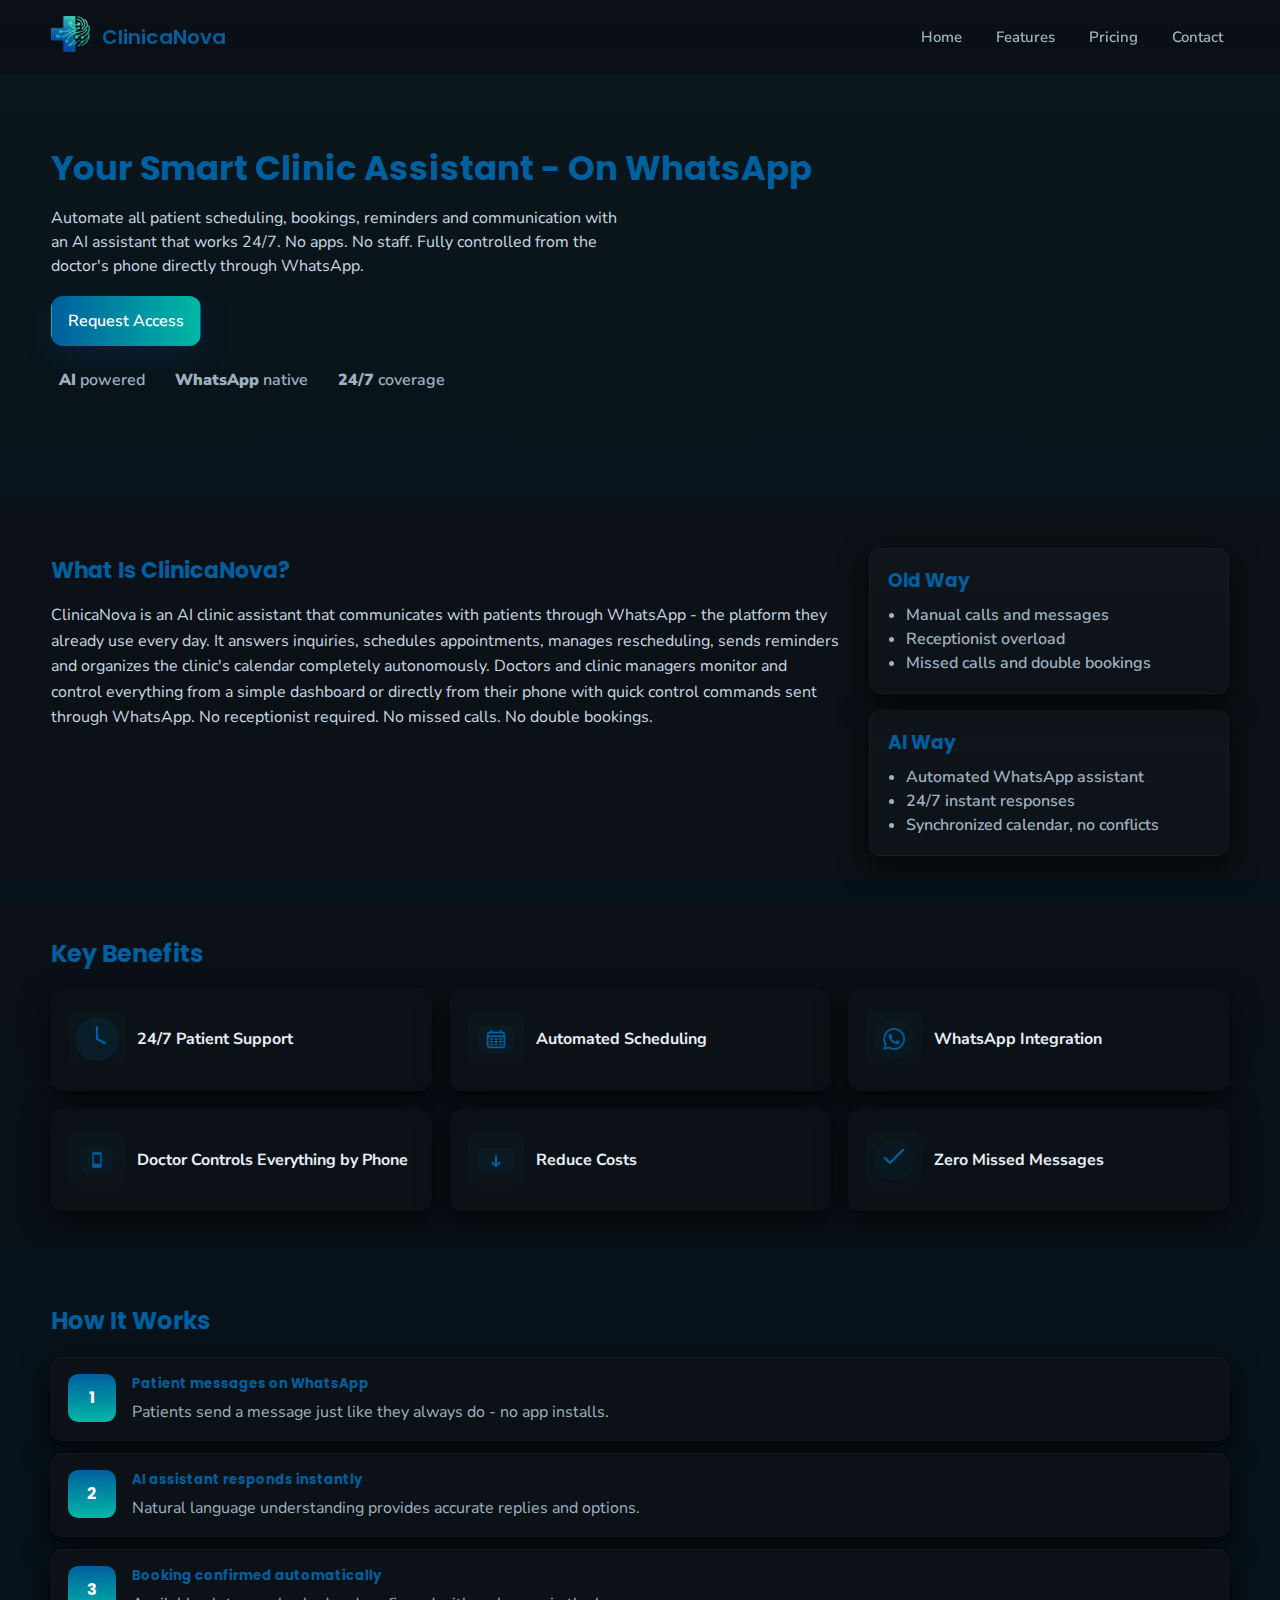
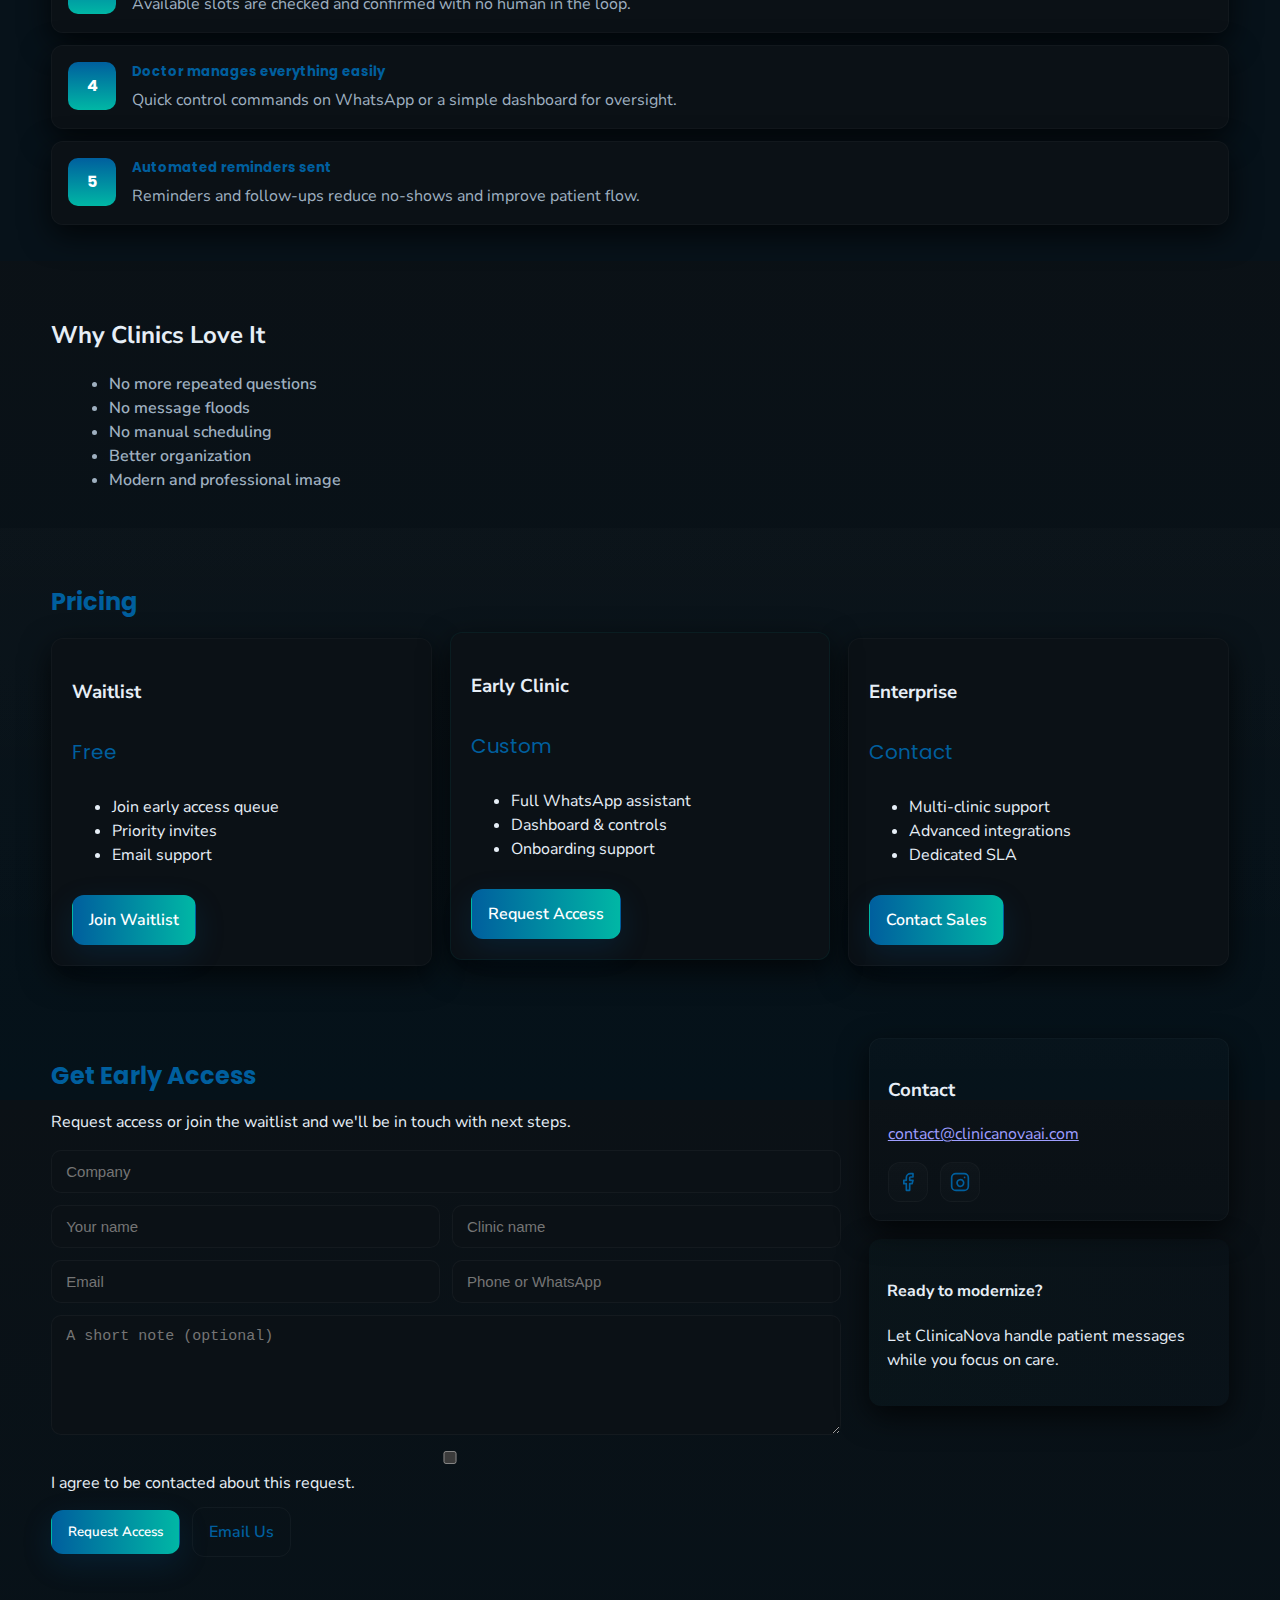
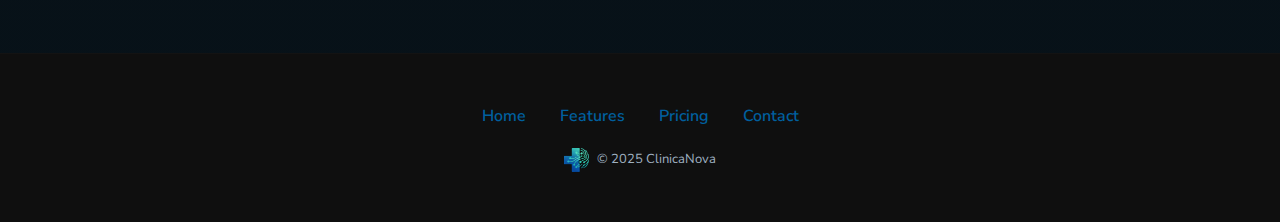
<file: index.html>
<!doctype html>
<html lang="en">
<head>
  <meta charset="utf-8" />
  <meta name="viewport" content="width=device-width,initial-scale=1" />

  <title>ClinicaNova AI – Your Smart Clinic Assistant on WhatsApp</title>

  <meta name="description"
        content="ClinicaNova AI helps clinics automate appointment scheduling and patient communication via WhatsApp, 24/7.">

  <link rel="canonical" href="https://clinicanovaai.com/">

  <link rel="icon" href="/favicon.ico">

  <!-- Structured data: site & brand -->
  <script type="application/ld+json">
  {
    "@context": "https://schema.org",
    "@type": "WebSite",
    "name": "ClinicaNova AI",
   "alternateName": [
    "ClinicaNova",
    "Clinica Nova",
    "Clinica Nova AI"
  ],
    "url": "https://clinicanovaai.com/"
  }
  </script>

  <script type="application/ld+json">
  {
    "@context": "https://schema.org",
    "@type": "Organization",
    "name": "ClinicaNova AI",
    "alternateName": [
    "ClinicaNova",
    "Clinica Nova",
    "Clinica Nova AI"
  ],
    "url": "https://clinicanovaai.com/",
    "logo": "https://clinicanovaai.com/favicon.ico"
  }
  </script>

  <link rel="preconnect" href="https://fonts.gstatic.com" crossorigin>
  <link href="https://fonts.googleapis.com/css2?family=Nunito+Sans:wght@300;400;600&family=Poppins:wght@600;700&display=swap" rel="stylesheet">

  <link rel="stylesheet" href="styles.css">
</head>
  
<body> 
  <header class="site-header" id="home">
    <div class="container header-inner">
      <div class="brand">
        <a href="#home" class="logo">
          <span class="logo-mark" aria-hidden="true">
            <img src="clinicanova-logo.png" alt="ClinicaNova Logo" class="site-logo">
          </span>
          <span class="logo-text">ClinicaNova</span>
        </a>
      </div>

      <input class="nav-toggle" type="checkbox" id="nav-toggle" aria-label="Toggle navigation"/>
      <nav class="nav">
        <ul class="nav-list">
          <li><a href="#home">Home</a></li>
          <li><a href="#features">Features</a></li>
          <li><a href="#pricing">Pricing</a></li>
          <li><a href="#contact">Contact</a></li>
        </ul>
      </nav>

      <label for="nav-toggle" class="nav-burger" aria-hidden="true">
        <span></span><span></span><span></span>
      </label>
    </div>
  </header>

  <main>

  <section class="hero">
    <div class="container hero-inner single-column">
      <div class="hero-copy">
        <h1 class="hero-title">Your Smart Clinic Assistant - On WhatsApp</h1>
        <p class="hero-sub">
          Automate all patient scheduling, bookings, reminders and communication with an AI assistant that works 24/7. No apps. No staff. Fully controlled from the doctor's phone directly through WhatsApp.
        </p>

        <div class="hero-ctas">
          <a class="btn primary" href="#contact">Request Access</a>
        </div>

        <ul class="trust-list">
          <li><strong>AI</strong> powered</li>
          <li><strong>WhatsApp</strong> native</li>
          <li><strong>24/7</strong> coverage</li>
        </ul>
      </div>
    </div>
  </section>

    <section class="about" id="features">
      <div class="container about-inner">
        <div class="about-copy">
          <h2>What Is ClinicaNova?</h2>
          <p class="about-text">
ClinicaNova is an AI clinic assistant that communicates with patients through WhatsApp - the platform they already use every day.
It answers inquiries, schedules appointments, manages rescheduling, sends reminders and organizes the clinic's calendar completely autonomously.
Doctors and clinic managers monitor and control everything from a simple dashboard or directly from their phone with quick control commands sent through WhatsApp.
No receptionist required. No missed calls. No double bookings.
          </p>
        </div>

        <div class="about-compare" aria-hidden="true">
          <div class="compare-card old">
            <h3>Old Way</h3>
            <ul>
              <li>Manual calls and messages</li>
              <li>Receptionist overload</li>
              <li>Missed calls and double bookings</li>
            </ul>
          </div>
          <div class="compare-card ai">
            <h3>AI Way</h3>
            <ul>
              <li>Automated WhatsApp assistant</li>
              <li>24/7 instant responses</li>
              <li>Synchronized calendar, no conflicts</li>
            </ul>
          </div>
        </div>
      </div>
    </section>

    <section class="benefits" aria-labelledby="benefits-title">
      <div class="container">
        <h2 id="benefits-title">Key Benefits</h2>
        <div class="benefits-grid" id="benefit-cards">
          <div class="benefit">
            <div class="icon" aria-hidden="true">
              <svg viewBox="0 0 48 48" width="48" height="48"><circle cx="24" cy="24" r="22" fill="#005F9E" opacity="0.12"/><path d="M24 12v12l8 4" stroke="#005F9E" stroke-width="2.2" stroke-linecap="round" stroke-linejoin="round" fill="none"/></svg>
            </div>
            <h4>24/7 Patient Support</h4>
          </div>

          <div class="benefit">
            <div class="icon" aria-hidden="true">
              <svg viewBox="0 0 48 48" width="48" height="48"><rect x="6" y="10" width="36" height="28" rx="4" fill="#005F9E" opacity="0.08"/><image href="calendar-days-svgrepo-com.png" x="13" y="13" width="22" height="22" preserveAspectRatio="xMidYMid meet"/>
</svg>
            </div>
            <h4>Automated Scheduling</h4>
          </div>

          <div class="benefit">
            <div class="icon" aria-hidden="true">
              <svg viewBox="0 0 48 48" width="48" height="48">
                <circle cx="24" cy="24" r="20" fill="#005F9E" opacity="0.06"/>
                <image href="whatsapp-svgrepo-com.png" x="13" y="13" width="22" height="22" preserveAspectRatio="xMidYMid meet"/>
              </svg>
            </div>
            <h4>WhatsApp Integration</h4>
          </div>

          <div class="benefit">
            <div class="icon" aria-hidden="true">
              <svg viewBox="0 0 48 48" width="48" height="48">
                <rect x="8" y="10" width="32" height="28" rx="6" fill="#005F9E" opacity="0.08"/>
                <image href="smartphone-svgrepo-com.png" x="13" y="13" width="22" height="22" preserveAspectRatio="xMidYMid meet"/>
</svg>
            </div>
            <h4>Doctor Controls Everything by Phone</h4>
          </div>

          <div class="benefit">
            <div class="icon" aria-hidden="true">
              <svg viewBox="0 0 48 48" width="48" height="48"><rect x="6" y="12" width="36" height="24" rx="3" fill="#005F9E" opacity="0.08"/><path d="M24 20v10 M20.5 26.5L24 30l3.5-3.5" stroke="#005F9E" stroke-width="2" stroke-linecap="round"/>
</svg>
            </div>
            <h4>Reduce Costs</h4>
          </div>

          <div class="benefit">
            <div class="icon" aria-hidden="true">
              <svg viewBox="0 0 48 48" width="48" height="48"><circle cx="24" cy="24" r="20" fill="#005F9E" opacity="0.06"/><path d="M15 22l5 5 13-13" stroke="#005F9E" stroke-width="2.4" fill="none" stroke-linecap="round" stroke-linejoin="round"/></svg>
            </div>
            <h4>Zero Missed Messages</h4>
          </div>
        </div>
      </div>
    </section>

    <section class="how" aria-labelledby="how-title">
      <div class="container">
        <h2 id="how-title">How It Works</h2>
        <ol class="process">
          <li>
            <div class="step-icon">1</div>
            <div class="step-body">
              <h5>Patient messages on WhatsApp</h5>
              <p>Patients send a message just like they always do - no app installs.</p>
            </div>
          </li>

          <li>
            <div class="step-icon">2</div>
            <div class="step-body">
              <h5>AI assistant responds instantly</h5>
              <p>Natural language understanding provides accurate replies and options.</p>
            </div>
          </li>

          <li>
            <div class="step-icon">3</div>
            <div class="step-body">
              <h5>Booking confirmed automatically</h5>
              <p>Available slots are checked and confirmed with no human in the loop.</p>
            </div>
          </li>

          <li>
            <div class="step-icon">4</div>
            <div class="step-body">
              <h5>Doctor manages everything easily</h5>
              <p>Quick control commands on WhatsApp or a simple dashboard for oversight.</p>
            </div>
          </li>

          <li>
            <div class="step-icon">5</div>
            <div class="step-body">
              <h5>Automated reminders sent</h5>
              <p>Reminders and follow-ups reduce no-shows and improve patient flow.</p>
            </div>
          </li>
        </ol>
      </div>
    </section>

    <section class="love" aria-labelledby="love-title">
      <div class="container">
        <h2 id="love-title">Why Clinics Love It</h2>
        <ul class="love-list">
          <li>No more repeated questions</li>
          <li>No message floods</li>
          <li>No manual scheduling</li>
          <li>Better organization</li>
          <li>Modern and professional image</li>
        </ul>
      </div>
    </section>

    <section class="pricing" id="pricing" aria-labelledby="pricing-title">
      <div class="container">
        <h2 id="pricing-title">Pricing</h2>
        <div class="pricing-grid">
          <div class="price-card">
            <h3>Waitlist</h3>
            <p class="price">Free</p>
            <ul>
              <li>Join early access queue</li>
              <li>Priority invites</li>
              <li>Email support</li>
            </ul>
            <a class="btn primary" href="#contact">Join Waitlist</a>
          </div>

          <div class="price-card featured">
            <h3>Early Clinic</h3>
            <p class="price">Custom</p>
            <ul>
              <li>Full WhatsApp assistant</li>
              <li>Dashboard & controls</li>
              <li>Onboarding support</li>
            </ul>
            <a class="btn primary" href="#contact">Request Access</a>
          </div>

          <div class="price-card">
            <h3>Enterprise</h3>
            <p class="price">Contact</p>
            <ul>
              <li>Multi-clinic support</li>
              <li>Advanced integrations</li>
              <li>Dedicated SLA</li>
            </ul>
            <a class="btn primary" href="#contact">Contact Sales</a>
          </div>
        </div>
      </div>
    </section>

    <section class="contact" id="contact">
      <div class="container contact-inner">
        <div class="contact-form">
          <h2>Get Early Access</h2>
          <p>Request access or join the waitlist and we'll be in touch with next steps.</p>

          <form class="lead-form" action="https://formspree.io/f/mlgrppng" method="POST">
  <!-- Redirect on success (no JavaScript) -->
  <input type="hidden" name="_next" value="https://clinicanovaai.com/thanks.html">

  <!-- Honeypot spam trap (should be hidden with CSS) -->
  <div class="hp-field" aria-hidden="true">
    <input name="company" type="text" placeholder="Company" tabindex="-1" autocomplete="off">
  </div>

  <div class="form-row">
    <input name="name" type="text" placeholder="Your name" required>
    <input name="clinic" type="text" placeholder="Clinic name">
  </div>

  <div class="form-row">
    <input name="email" type="email" placeholder="Email" required>
    <input name="phone" type="tel" placeholder="Phone or WhatsApp" required>
  </div>

  <textarea name="message" placeholder="A short note (optional)" minlength="20"></textarea>

  <!-- Consent (recommended for professionalism and fewer low-intent submissions) -->
  <label class="form-consent">
    <input name="consent" type="checkbox" required>
    I agree to be contacted about this request.
  </label>

  <div class="form-actions">
    <button class="btn primary" type="submit">Request Access</button>
    <a class="btn ghost" href="mailto:contact@clinicanovaai.com">Email Us</a>
  </div>
</form>

        </div><!-- CHANGE: Close .contact-form so .contact-info becomes the second grid column -->

        <aside class="contact-info">
          <div class="info-card">
            <h3>Contact</h3>
            <p><a href="mailto:contact@clinicanovaai.com">contact@clinicanovaai.com</a></p>
            <div class="social-links" aria-label="ClinicaNova social links">
              <a href="https://www.facebook.com/share/1881G681Tj/" target="_blank" rel="noopener noreferrer" aria-label="ClinicaNova on Facebook">
                <svg viewBox="0 0 24 24" width="20" height="20" aria-hidden="true" focusable="false" fill="none" stroke="currentColor" stroke-width="2" stroke-linecap="round" stroke-linejoin="round">
                  <path d="M18 2h-3a5 5 0 0 0-5 5v3H7v4h3v8h4v-8h3l1-4h-4V7a1 1 0 0 1 1-1h3z"/>
                </svg>
              </a>
              <a href="https://www.instagram.com/clinicanova.ai?igsh=MW12OTN3d212Y2ZjNw==" target="_blank" rel="noopener noreferrer" aria-label="ClinicaNova on Instagram">
                <svg viewBox="0 0 24 24" width="20" height="20" aria-hidden="true" focusable="false" fill="none" stroke="currentColor" stroke-width="2" stroke-linecap="round" stroke-linejoin="round">
                  <rect x="2" y="2" width="20" height="20" rx="5" ry="5"></rect>
                  <path d="M16 11.37a4 4 0 1 1-7.57 1.64 4 4 0 0 1 7.57-1.64z"></path>
                  <line x1="17.5" y1="6.5" x2="17.5" y2="6.5"></line>
                </svg>
              </a>
            </div>
          </div>

          <div class="mini-cta">
            <h4>Ready to modernize?</h4>
            <p>Let ClinicaNova handle patient messages while you focus on care.</p>
          </div>
        </aside>
      </div>
    </section>
  </main>

  <footer class="site-footer footer">
    <div class="container footer-content">
      <div class="footer-links">
        <a href="#home">Home</a>
        <a href="#features">Features</a>
        <a href="#pricing">Pricing</a>
        <a href="#contact">Contact</a>
      </div>
      <p class="copy">
        <img src="clinicanova-logo.png" alt="ClinicaNova logo" class="footer-logo">
        &copy; 2025 ClinicaNova
      </p>
    </div>
  </footer>

</body>
</html>
</file>
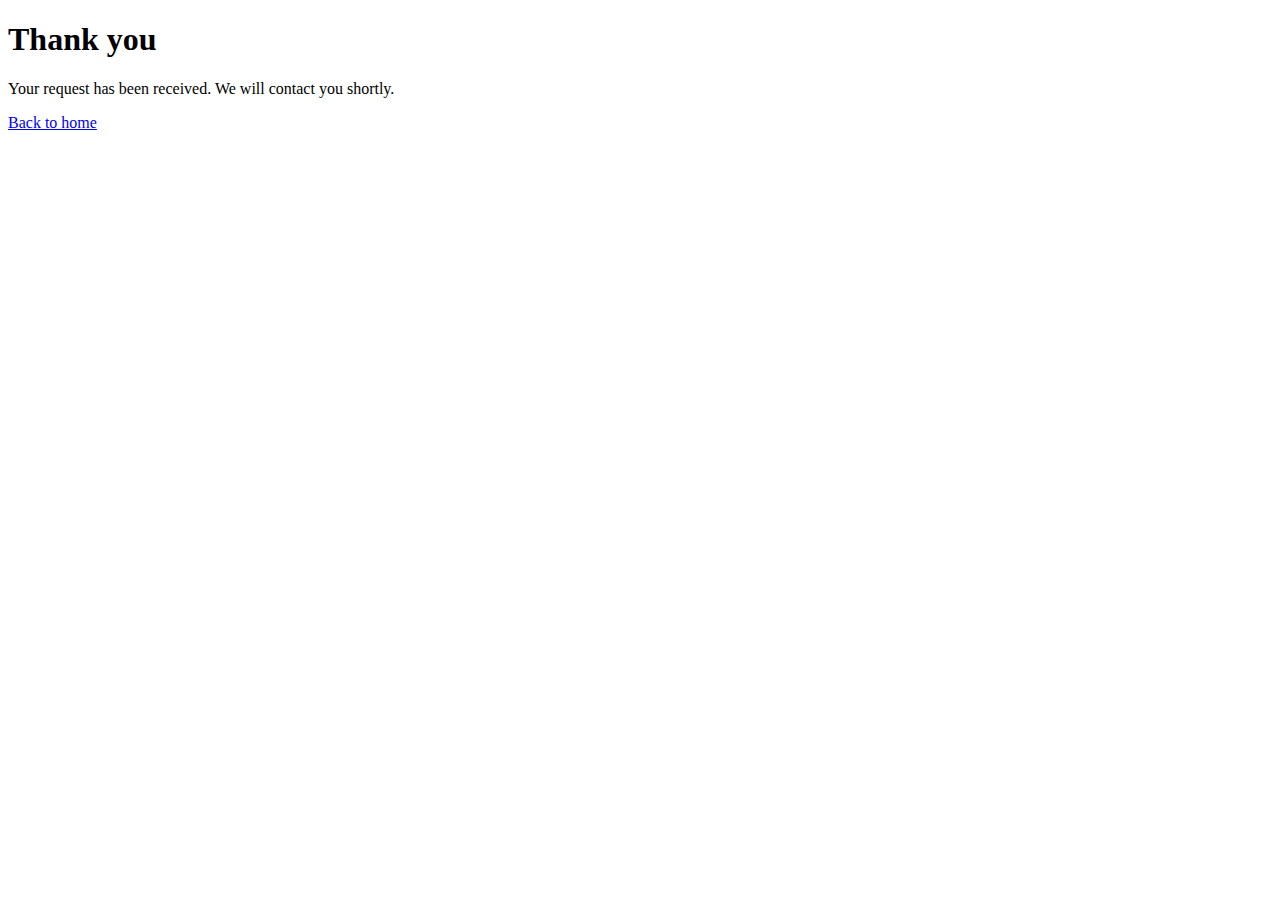
<file: thanks.html>
<!doctype html>
<html lang="en">
<head>
  <meta charset="utf-8">
  <title>Thank you</title>
  <meta name="viewport" content="width=device-width,initial-scale=1">
</head>
<body>
  <h1>Thank you</h1>
  <p>Your request has been received. We will contact you shortly.</p>
  <p><a href="/">Back to home</a></p>
</body>
</html>
</file>
<file: styles.css>
/* styles.css */
/* styles.css (dark-mode, exact-layout preserved) */
:root{
  --primary:#005F9E;
  --teal:#00B7A5;

  /* dark theme color tokens (mapped to original variable names to avoid structural changes) */
  --light:#07121a;   /* used where light section backgrounds were */
  --white:#0b1116;   /* used where cards and white areas were */
  --muted:#9fb0c0;   /* used for secondary text and nav links */
  --glass: rgba(255,255,255,0.02);
  --radius:14px;
  /* softer, deeper shadow suitable for dark backgrounds */
  --shadow: 0 10px 30px rgba(0,0,0,0.7);
  --ease: cubic-bezier(.2,.9,.3,1);

  font-family: "Nunito Sans", system-ui, -apple-system, "Segoe UI", Roboto, "Helvetica Neue", Arial;
  color-scheme: dark;
}

/* keep layout / box model identical */
*{box-sizing:border-box}
html,body{height:100%}
body{
  margin:0;
  /* dark gradient base while preserving original gradient usage */
  background: linear-gradient(180deg,var(--white) 0%, #05121a 100%);
  color: #e6eef6; /* primary readable text on dark background */
  -webkit-font-smoothing:antialiased;
  -moz-osx-font-smoothing:grayscale;
  line-height:1.5;
  font-size:16px;
}

.container{
  width:92%;
  max-width:1200px;
  margin:0 auto;
}

/* Header - keep sticky behavior and spacing exactly the same */
.site-header{
  position:sticky;
  top:0;
  z-index:40;
  backdrop-filter: blur(6px);
  /* darker translucent header to match dark theme, same effect as original */
  background: linear-gradient(180deg, rgba(11,16,22,0.88), rgba(11,16,22,0.80));
  border-bottom:1px solid rgba(255,255,255,0.03);
}
.header-inner{
  display:flex;
  align-items:center;
  gap:1rem;
  height:74px;
  justify-content:space-between;
  align-items:center;
}

.brand .logo{
  display:flex;
  gap:12px;
  align-items:center;
  text-decoration:none;
}
/* keep logo color using your primary brand blue */
.logo-text{
  font-family:"Poppins",sans-serif;
  font-weight:600;
  color:var(--primary);
  font-size:20px;
  letter-spacing:0.2px;
}
.logo-mark svg{display:block}

/* Inserted rule for PNG logo */
.site-logo {
  height: 36px;
  width: auto;
}

.footer-logo {
  max-height: 24px;
  width: auto;
}

/* Nav - keep exact spacing and interaction but adapt colors for dark */
.nav{
  display:flex;
  align-items:center;
}
.nav-list{
  list-style:none;
  margin:0;
  padding:0;
  display:flex;
  gap:22px;
}
.nav-list a{
  text-decoration:none;
  color:var(--muted);
  font-weight:600;
  font-size:15px;
  padding:8px 6px;
  transition:all 200ms var(--ease);
  border-radius:8px;
}
.nav-list a:hover{color:var(--primary); transform:translateY(-2px)}

/* burger for small screens - keep same sizes */
.nav-burger{
  display:none;
  width:44px;
  height:44px;
  border-radius:10px;
  align-items:center;
  justify-content:center;
  cursor:pointer;
}
.nav-burger span{display:block;height:2px;width:22px;background:var(--muted);margin:4px 0;border-radius:2px;transition:all .25s var(--ease)}

/* UPDATED: hide visually but keep focusable for accessibility */
.nav-toggle{
  position:absolute;
  width:1px;
  height:1px;
  margin:-1px;
  padding:0;
  border:0;
  overflow:hidden;
  clip:rect(0 0 0 0);
  clip-path:inset(50%);
  white-space:nowrap;
}

/* Hero - same padding/grid but dark-friendly colors */
.hero{
  padding:56px 0;
  background: linear-gradient(180deg, rgba(0,183,165,0.03), rgba(0,95,158,0.02));
}
.hero-inner{
  display:grid;
  grid-template-columns: 1fr 480px;
  gap:36px;
  align-items:center;
  padding-top:12px;
  padding-bottom:30px;
}

.hero-title{
  font-family:"Poppins",sans-serif;
  font-weight:700;
  font-size:34px;
  color:var(--primary);
  margin:0 0 12px 0;
  animation: slideIn 900ms var(--ease) both;
}
.hero-sub{
  color:#cbd7e1; /* lighter secondary text for dark */
  margin:0 0 18px 0;
  max-width:58ch;
  animation: fadeIn 1000ms 120ms var(--ease) both;
}
.hero-ctas{display:flex;gap:12px;align-items:center;margin-bottom:16px}
.btn{
  display:inline-flex;
  align-items:center;
  gap:10px;
  text-decoration:none;
  border-radius:12px;
  padding:12px 16px;
  font-weight:600;
  font-family:"Nunito Sans",sans-serif;
  transition:transform 180ms var(--ease), box-shadow 180ms var(--ease);
  border:1px solid transparent;
}
.hero-inner.single-column {
  display: flex;
  flex-direction: column;
  align-items: flex-start; /* or center if you want */
  gap: 20px;
}

.btn:hover{transform:translateY(-4px)}
.btn.primary{
  /* keep original brand gradient but slightly adjusted for dark background */
  background:linear-gradient(90deg,var(--primary),var(--teal));
  color:#fff;
  box-shadow: 0 10px 30px rgba(0,95,158,0.18);
}
.btn.ghost{
  background:transparent;
  border:1px solid rgba(255,255,255,0.04);
  color:var(--primary);
}

/* trust list - unchanged structure, colors adapted */
.trust-list{display:flex;gap:14px;margin-top:8px;list-style:none;padding:0;color:var(--muted);font-weight:600}
.trust-list li{background:transparent;padding:6px 8px;border-radius:8px}

/* hero visual - keep panel styles identical but dark-friendly */
.hero-visual .visual-panel{
  border-radius:20px;
  overflow:hidden;
  box-shadow:var(--shadow);
  background: linear-gradient(135deg, rgba(0,183,165,0.035), rgba(0,95,158,0.02));
  animation: float 2000ms var(--ease) infinite alternate;
}
.hero-visual svg{width:100%;height:auto;display:block}

/* About - same layout and spacing; swap light backgrounds for dark ones */
.about{
  padding:48px 0 24px 0;
  background:var(--white); /* var(--white) now dark card color */
}
.about-inner{
  display:grid;
  grid-template-columns: 1fr 360px;
  gap:28px;
  align-items:start;
}
.about h2{font-family:"Poppins",sans-serif;color:var(--primary);margin:6px 0 14px;font-size:22px}
.about-text{color:#c8d6e2;line-height:1.6}
.about-compare{display:flex;flex-direction:column;gap:16px}
.compare-card{
  background:linear-gradient(180deg, rgba(255,255,255,0.02), rgba(255,255,255,0.01));
  border-radius:12px;
  padding:18px;
  box-shadow:var(--shadow);
  border:1px solid rgba(255,255,255,0.03);
}
.compare-card h3{margin:0 0 8px;font-family:"Poppins",sans-serif;color:var(--primary)}
.compare-card ul{margin:0;padding-left:18px;color:var(--muted);font-weight:600}

/* Benefits - preserve grid and card sizes exactly; color-adjust */
.benefits{padding:36px 0}
.benefits h2{font-family:"Poppins",sans-serif;color:var(--primary);margin-bottom:16px}
.benefits-grid{
  display:grid;
  grid-template-columns:repeat(3,1fr);
  gap:18px;
}
.benefit{
  background:var(--white); /* card color */
  border-radius:12px;
  padding:18px;
  box-shadow:var(--shadow);
  text-align:left;
  display:flex;
  gap:12px;
  align-items:center;
  transition:transform 260ms var(--ease);
}
.benefit:hover{transform:translateY(-8px)}
.benefit .icon{width:56px;height:56px;display:flex;align-items:center;justify-content:center;border-radius:10px;background:linear-gradient(180deg, rgba(0,183,165,0.03), rgba(0,95,158,0.02))}

/* Inline WhatsApp icon next to benefit title (UPDATED to match Contact social icon styling) */
.benefits .inline-whatsapp-wrap{
  width:40px;
  height:40px;
  display:inline-flex;
  align-items:center;
  justify-content:center;
  border-radius:12px;
  background:linear-gradient(180deg, rgba(255,255,255,0.02), rgba(255,255,255,0.01));
  border:1px solid rgba(255,255,255,0.03);
  color:var(--primary);
  margin-right:12px;
  vertical-align:-0.125em;
}
.benefits .inline-whatsapp{
  width:20px;
  height:20px;
  display:block;
}

/* How it works - same white->dark swap, keep borders/shadows */
.how{padding:36px 0;background:var(--light)}
.how h2{font-family:"Poppins",sans-serif;color:var(--primary);margin-bottom:18px}
.process{
  list-style:none;
  margin:0;
  padding:0;
  display:grid;
  gap:12px;
}
.process li{
  display:flex;
  gap:16px;
  align-items:flex-start;
  padding:16px;
  border-radius:12px;
  background:var(--white);
  box-shadow:var(--shadow);
  border:1px solid rgba(255,255,255,0.03);
}
.step-icon{
  min-width:48px;
  height:48px;
  border-radius:10px;
  display:flex;
  align-items:center;
  justify-content:center;
  background:linear-gradient(180deg,var(--primary),var(--teal));
  color:#fff;
  font-weight:700;
  font-family:"Poppins",sans-serif;
  font-size:16px;
}
.step-body h5{margin:0;font-family:"Poppins",sans-serif;color:var(--primary)}
.step-body p{margin:6px 0 0;color:var(--muted)}

/* Why love */
.love{padding:36px 0}
.love-list{list-style:disc;margin:12px 0 0 18px;color:var(--muted);font-weight:600}

/* Pricing - preserve same grid/layout but dark backgrounds */
.pricing{padding:36px 0;background:linear-gradient(180deg, rgba(255,255,255,0.01), rgba(255,255,255,0.00))}
.pricing h2{font-family:"Poppins",sans-serif;color:var(--primary);margin-bottom:18px}
.pricing-grid{
  display:grid;
  grid-template-columns:repeat(3,1fr);
  gap:18px;
}
.price-card{
  background:var(--white);padding:20px;border-radius:12px;box-shadow:var(--shadow);border:1px solid rgba(255,255,255,0.03);
  display:flex;flex-direction:column;gap:12px;align-items:flex-start;
}
.price{font-family:"Poppins",sans-serif;font-size:20px;color:var(--primary);margin:0}
.price-card.featured{border:1px solid rgba(0,183,165,0.08);transform:translateY(-6px)}

/* Contact - keep form layout and inputs sizes exactly the same but invert colors */
.contact{padding:36px 0}
.contact-inner{display:grid;grid-template-columns:1fr 360px;gap:28px;align-items:start}
.contact-form h2{font-family:"Poppins",sans-serif;color:var(--primary);margin-bottom:6px}
.lead-form{display:flex;flex-direction:column;gap:12px}
.form-row{display:flex;gap:12px}
.lead-form input, .lead-form textarea{
  width:100%;
  padding:12px 14px;
  border-radius:10px;
  /* subtle dark input background and light border to keep structure visible */
  border:1px solid rgba(255,255,255,0.04);
  background:#0b1116;
  font-size:15px;
  color:#e6eef6;
}
.lead-form textarea{min-height:120px;resize:vertical}
.form-actions{display:flex;gap:12px;align-items:center}

/* Contact info aside - keep same layout and card styling */
.contact-info{display:flex;flex-direction:column;gap:18px}
.info-card{background:linear-gradient(180deg, rgba(255,255,255,0.01), rgba(255,255,255,0.00));padding:18px;border-radius:12px;box-shadow:var(--shadow);border:1px solid rgba(255,255,255,0.03)}
.mini-cta{background:linear-gradient(90deg, rgba(0,183,165,0.02), rgba(0,95,158,0.01));padding:18px;border-radius:12px;box-shadow:var(--shadow)}

/* Footer - same spacing, darker background */
.site-footer{border-top:1px solid rgba(255,255,255,0.02);padding:18px 0;background:transparent}
.footer-inner{display:flex;justify-content:space-between;align-items:center;gap:12px}
.footer-nav a{margin-right:14px;text-decoration:none;color:var(--muted);font-weight:600}
.footer-right{display:flex;gap:12px;align-items:center;color:var(--muted)}

/* Animations - unchanged */
@keyframes slideIn{
  from{transform:translateY(14px);opacity:0}
  to{transform:translateY(0);opacity:1}
}
@keyframes fadeIn{
  from{opacity:0}
  to{opacity:1}
}
@keyframes float{
  from{transform:translateY(0)}
  to{transform:translateY(-8px)}
}

/* Responsive - keep identical breakpoints and behavior */
@media (max-width:980px){
  .hero-inner{grid-template-columns:1fr 340px}
  .about-inner{grid-template-columns:1fr}
  .hero-title{font-size:30px}
  .benefits-grid{grid-template-columns:repeat(2,1fr)}
  .pricing-grid{grid-template-columns:repeat(2,1fr)}
  .contact-inner{grid-template-columns:1fr}
  .nav-list{gap:16px}
}

@media (max-width:720px){  /* Mobile: stack contact form inputs so placeholders don't truncate */
  .form-row{
    flex-direction:column;
  } /* Mobile footer: clean 2x2 grid with correct reading order */
.footer-links{
  display:grid;
  grid-template-columns: repeat(2, 1fr);
  grid-auto-flow: row;   /* Home + Features on row 1, Pricing + Contact on row 2 */
  row-gap: 6px;          /* closer vertically */
  column-gap: 10px;      /* closer horizontally */
  max-width: 240px;      /* keeps the two columns from spreading too wide */
  margin: 0 auto;        /* centers the block */
}

/* Remove desktop margins + align text to the left edge */
.footer-links a{
  margin: 0;
  display: block;
  text-align: left;
  justify-self: start;   /* ensures left-edge alignment in each column */
}

/* Move ONLY Contact slightly left (fine-tune value as needed) */
  .container{width:94%}
  .header-inner{height:64px;padding:6px 0}
  .nav-list{display:flex;flex-direction:column;gap:12px;padding:16px 12px}
  .nav-burger{display:flex}
  .nav{position:fixed;right:14px;top:64px;background:linear-gradient(180deg, rgba(11,16,22,0.98), rgba(11,16,22,0.98));border-radius:12px;padding:8px;box-shadow:var(--shadow);transform-origin:top right;transition:transform 240ms var(--ease),opacity 200ms var(--ease)}
  .nav-toggle:not(:checked) ~ .nav{transform:scale(.96);opacity:0;pointer-events:none}
  .nav-toggle:checked ~ .nav{transform:scale(1);opacity:1;pointer-events:auto}
  .nav-burger span{background:var(--muted)}
  .hero-inner{grid-template-columns:1fr;gap:18px;padding:18px 0}
  .hero-visual{order:2}
  .hero-copy{order:1}
  .benefits-grid{grid-template-columns:1fr}
  .pricing-grid{grid-template-columns:1fr}
  .about-compare{flex-direction:row;gap:12px}
  .about-compare .compare-card{flex:1}
  .process li{flex-direction:row;align-items:center}
  .footer-inner{flex-direction:column;align-items:flex-start;gap:10px}
}

@media (max-width:420px){
  .hero-title{font-size:24px}
  .header-inner{padding:6px}
  .logo-text{font-size:18px}
  .nav{right:8px;top:60px}
  .nav-burger{width:40px;height:40px}
  .trust-list{display:none}
  .step-body p{font-size:14px}
}

/* === Footer from version B (adapted to version A) === */
.footer {
  background: #0f0f0f;
  padding: 50px 0;
  margin-top: 60px;
  text-align: center;
}

.footer-content {
  display: flex;
  flex-direction: column;
  align-items: center;
  gap: 10px;
}

.footer-links {
  margin-bottom: 6px;
}

/* Footer links: keep original link styling at ALL sizes (prevents blue/underline on mobile) */
.footer-links a{
  color: var(--primary);
  font-weight: 600;
  text-decoration: none;
}
.footer-links a:hover{
  color: var(--primary);
}

/* Footer links spacing: DESKTOP/TABLET ONLY (so mobile grid alignment stays exact) */
@media (min-width: 721px){
  .footer-links{
    margin-bottom: 6px;
  }

  .footer-links a{
    margin: 0 15px; /* your original desktop spacing */
  }
}

}

.footer .email {
  margin: 0;
  font-size: 14px;
  color: #cbd7e1;
}

.footer .email a {
  color: inherit;
}

.footer .copy {
  margin: 4px 0 0;
  font-size: 13px;
  color: var(--muted);
  display: flex;
  align-items: center;
  justify-content: center;
  gap: 8px;
}

/* Contact - social icons (scoped to contact section only) */
.contact .social-links{
  display:flex;
  gap:12px;
  margin-top:12px;
}
.contact .social-links a{
  width:40px;
  height:40px;
  display:inline-flex;
  align-items:center;
  justify-content:center;
  border-radius:12px;
  background:linear-gradient(180deg, rgba(255,255,255,0.02), rgba(255,255,255,0.01));
  border:1px solid rgba(255,255,255,0.03);
  color:var(--primary);
  text-decoration:none;
  transition:transform 180ms var(--ease);
}
.contact .social-links a:hover{
  color:var(--primary);
  transform:translateY(-2px);
}
.contact .social-links a:focus-visible{
  outline:2px solid var(--primary);
  outline-offset:3px;
}
.contact .social-links svg{
  display:block;
}
</file>
